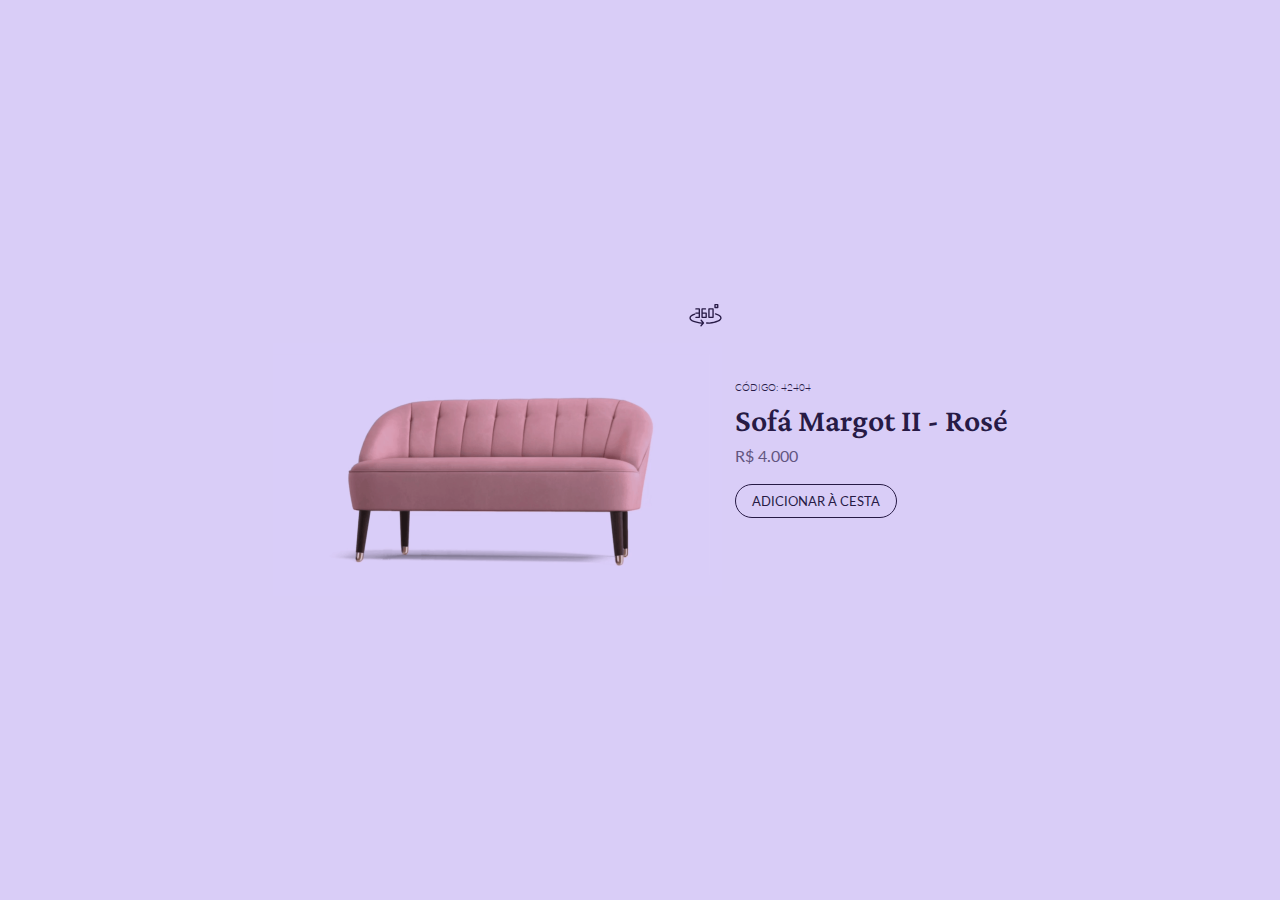
<file: 02/index.html>
<!DOCTYPE html>
<html lang="en">
<head>
    <link rel="preconnect" href="https://fonts.googleapis.com">
    <link rel="preconnect" href="https://fonts.gstatic.com" crossorigin>
    <link href="https://fonts.googleapis.com/css2?family=Crimson+Pro:wght@600&family=Lato:wght@300;400&display=swap" rel="stylesheet">
    <meta charset="UTF-8">
    <meta http-equiv="X-UA-Compatible" content="IE=edge">
    <meta name="viewport" content="width=device-width, initial-scale=1.0">
    <link rel="stylesheet" href="style.css">
    <title>Bora codar #02 - Venda de produto</title>
</head>
<body>
    <div id="app">
        <div class="product">
            <img src="assets/360.svg" class="icon-360" alt="Ícone 360">
            <img src="assets/close.svg" class="icon-close" alt="Ícone Close">
            <img src="assets/product-1.png" id="product-image" alt="Imagem do sofá Sofá Margot II - Rosé">
        </div>
        <div class="product-description">
            <div class="main">
                <div class="wrapper">
                    <p>CÓDIGO: 42404</p>
                    <h1>Sofá Margot II - Rosé</h1>
                    <h6>R$ 4.000</h6>
                </div>
                <button>ADICIONAR À CESTA</button>
            </div>
        </div>
    </div>

    <script>
        const icon360 = document.querySelector('.icon-360');
        const iconClose = document.querySelector('.icon-close');

        icon360.addEventListener("click", changeToGif);
        iconClose.addEventListener("click", changeToPng);

        function changeToGif() {

            const productImage = document.getElementById('product-image');

            productImage.src = "assets/product-1.gif";

            icon360.style.opacity = 0;
            iconClose.style.opacity = 1;
        }

        function changeToPng() {

            const productImage = document.getElementById('product-image');

            productImage.src = "assets/product-1.png";

            icon360.style.opacity = 1;
            iconClose.style.opacity = 0;
        }
    </script>
</body>
</html>
</file>
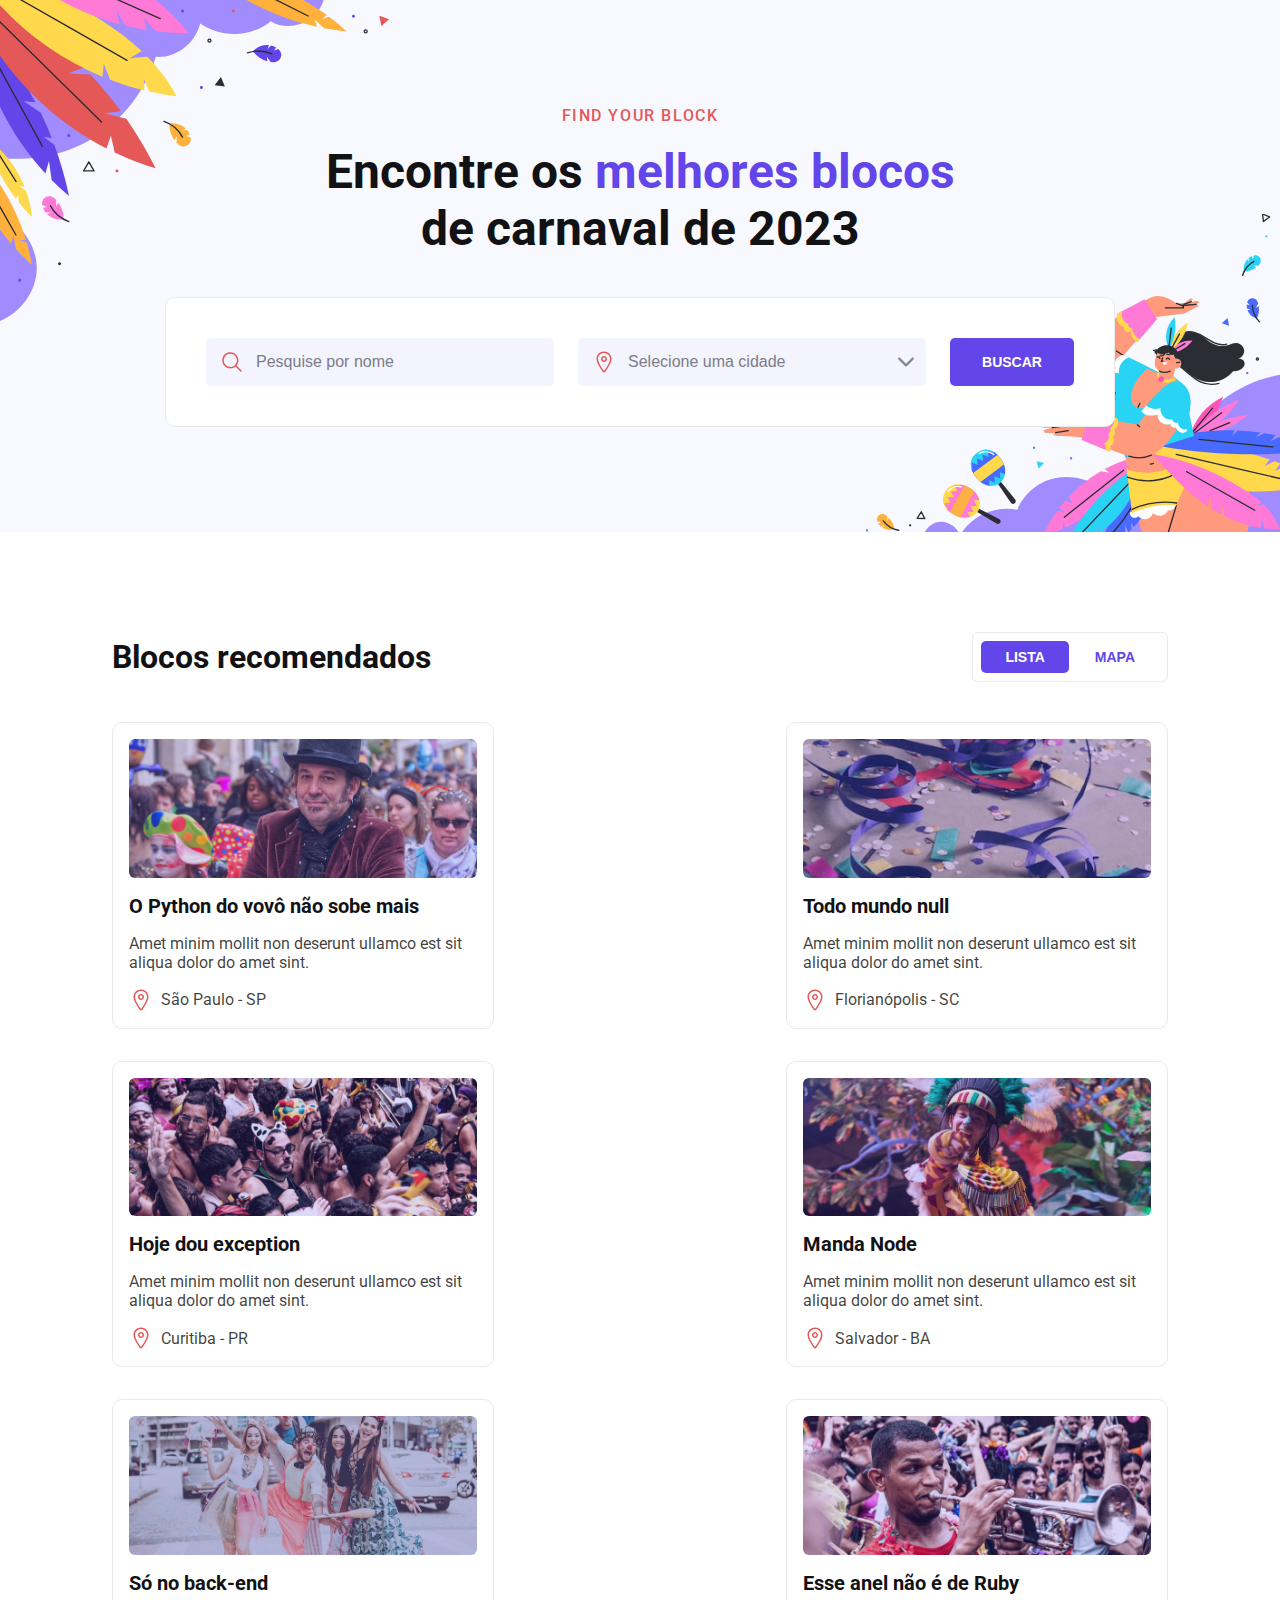
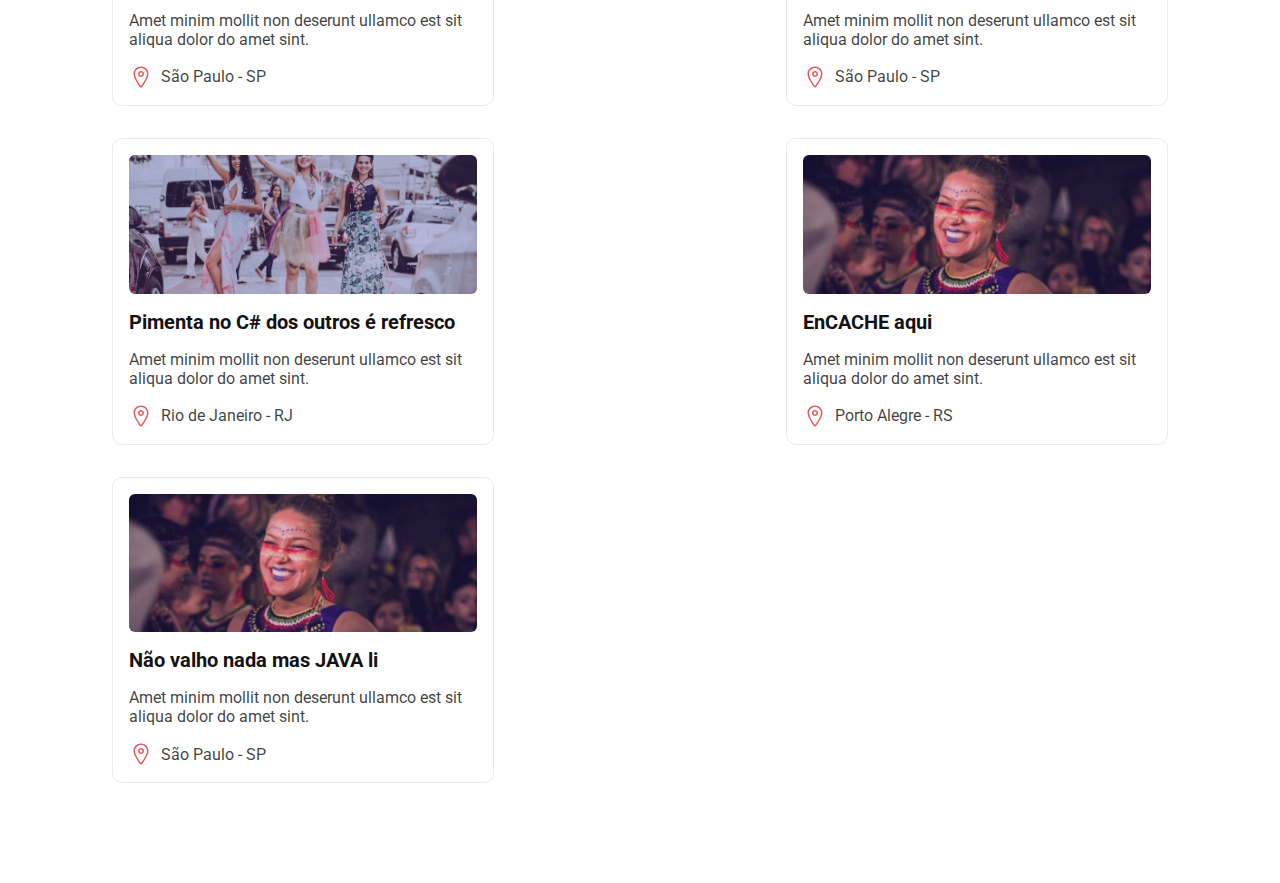
<file: 07/index.html>
<!DOCTYPE html>
<html lang="en">
<head>
    <meta charset="UTF-8">
    <meta http-equiv="X-UA-Compatible" content="IE=edge">
    <meta name="viewport" content="width=device-width, initial-scale=1.0">
    <link rel="stylesheet" href="style.css">
    <link rel="preconnect" href="https://fonts.googleapis.com">
    <link rel="preconnect" href="https://fonts.gstatic.com" crossorigin>
    <link href="https://fonts.googleapis.com/css2?family=Roboto:wght@400;500;700&display=swap" rel="stylesheet">    
    <title>Blocos de Carnaval</title>
</head>
<body>
    <section class="content">
        <img id="img-01" src="img/ilustra-01.svg" alt="Folhas de carnaval Fundo">
        <p>FIND YOUR BLOCK</p>
        <h1>Encontre os <span class="emphasis-text">melhores blocos</span> de carnaval de 2023</h1>
        <img id="img-02" src="img/ilustra-02.svg" alt="Illustração de Carnaval">
        <div id="busca">
            <div class="input-wrapper">
                <img src="img/icons/search.svg" alt="Ícone de Busca">
                <input type="search" placeholder="Pesquise por nome">
            </div>
            <div class="input-wrapper">
                <img src="img/icons/location.svg" alt="Ícone de Local">
                <input type="text" placeholder="Selecione uma cidade">
                <img src="img/icons/chevron-down.svg" alt="Arrow down">
            </div>
            <button type="submit">BUSCAR</button>
        </div>
    </section>

    <section class="list">
        <div class="header-list">
            <h3>Blocos recomendados</h3>
            <div class="button-wrapper">
                <button type="button" class="btn active">LISTA</button>
                <button type="button" class="btn">MAPA</button>
            </div>
        </div>
        <div class="content-list">
            <div class="list-item">
                <img class="overlay" src="img/overlay/img-01.png" alt="Bloco de Carnaval a python do vovô não sobe mais">
                <h4>O Python do vovô não sobe mais</h4>
                <p>Amet minim mollit non deserunt ullamco est sit aliqua dolor do amet sint.</p>
                <div class="location">
                    <img src="img/icons/location.svg" alt="Ícone de Local">
                    <p>São Paulo - SP</p>
                </div>
            </div>
            <div class="list-item">
                <img class="overlay" src="img/overlay/img-02.png" alt="Bloco de Carnaval a python do vovô não sobe mais">
                <h4>Todo mundo null</h4>
                <p>Amet minim mollit non deserunt ullamco est sit aliqua dolor do amet sint.</p>
                <div class="location">
                    <img src="img/icons/location.svg" alt="Ícone de Local">
                    <p>Florianópolis - SC</p>
                </div>
            </div>
            <div class="list-item">
                <img class="overlay" src="img/overlay/img-03.png" alt="Bloco de Carnaval a python do vovô não sobe mais">
                <h4>Hoje dou exception</h4>
                <p>Amet minim mollit non deserunt ullamco est sit aliqua dolor do amet sint.</p>
                <div class="location">
                    <img src="img/icons/location.svg" alt="Ícone de Local">
                    <p>Curitiba - PR</p>
                </div>
            </div>
            <div class="list-item">
                <img class="overlay" src="img/overlay/img-04.png" alt="Bloco de Carnaval a python do vovô não sobe mais">
                <h4>Manda Node</h4>
                <p>Amet minim mollit non deserunt ullamco est sit aliqua dolor do amet sint.</p>
                <div class="location">
                    <img src="img/icons/location.svg" alt="Ícone de Local">
                    <p>Salvador - BA</p>
                </div>
            </div>
            <div class="list-item">
                <img class="overlay" src="img/overlay/img-05.png" alt="Bloco de Carnaval a python do vovô não sobe mais">
                <h4>Só no back-end</h4>
                <p>Amet minim mollit non deserunt ullamco est sit aliqua dolor do amet sint.</p>
                <div class="location">
                    <img src="img/icons/location.svg" alt="Ícone de Local">
                    <p>São Paulo - SP</p>
                </div>
            </div>
            <div class="list-item">
                <img class="overlay" src="img/overlay/img-06.png" alt="Bloco de Carnaval a python do vovô não sobe mais">
                <h4>Esse anel não é de Ruby</h4>
                <p>Amet minim mollit non deserunt ullamco est sit aliqua dolor do amet sint.</p>
                <div class="location">
                    <img src="img/icons/location.svg" alt="Ícone de Local">
                    <p>São Paulo - SP</p>
                </div>
            </div>
            <div class="list-item">
                <img class="overlay" src="img/overlay/img-07.png" alt="Bloco de Carnaval a python do vovô não sobe mais">
                <h4>Pimenta no C# dos outros é refresco</h4>
                <p>Amet minim mollit non deserunt ullamco est sit aliqua dolor do amet sint.</p>
                <div class="location">
                    <img src="img/icons/location.svg" alt="Ícone de Local">
                    <p>Rio de Janeiro - RJ</p>
                </div>
            </div>
            <div class="list-item">
                <img class="overlay" src="img/overlay/img-09.png" alt="Bloco de Carnaval a python do vovô não sobe mais">
                <h4>EnCACHE aqui</h4>
                <p>Amet minim mollit non deserunt ullamco est sit aliqua dolor do amet sint.</p>
                <div class="location">
                    <img src="img/icons/location.svg" alt="Ícone de Local">
                    <p>Porto Alegre - RS</p>
                </div>
            </div>
            <div class="list-item">
                <img class="overlay" src="img/overlay/img-09.png" alt="Bloco de Carnaval a python do vovô não sobe mais">
                <h4>Não valho nada mas JAVA li</h4>
                <p>Amet minim mollit non deserunt ullamco est sit aliqua dolor do amet sint.</p>
                <div class="location">
                    <img src="img/icons/location.svg" alt="Ícone de Local">
                    <p>São Paulo - SP</p>
                </div>
            </div>
        </div>
    </section>
</body>
</html>
</file>
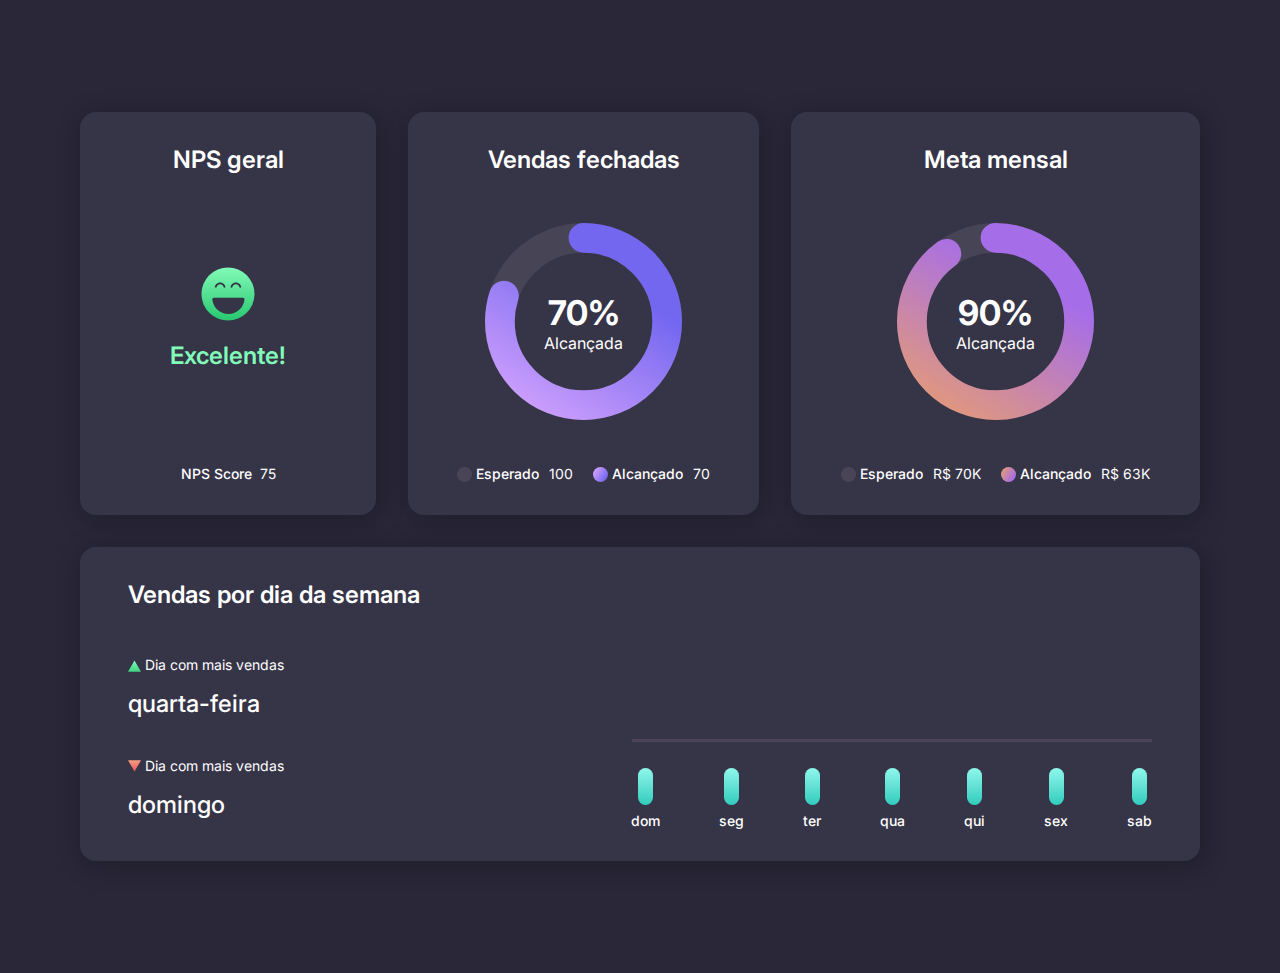
<file: 08/index.html>
<!DOCTYPE html>
<html lang="pt-br">
<head>
    <link rel="preconnect" href="https://fonts.googleapis.com">
    <link rel="preconnect" href="https://fonts.gstatic.com" crossorigin>
    <link href="https://fonts.googleapis.com/css2?family=Inter:wght@400;500;600;700&display=swap" rel="stylesheet">
    <link rel="stylesheet" href="style.css">

    <meta charset="UTF-8">
    <meta http-equiv="X-UA-Compatible" content="IE=edge">
    <meta name="viewport" content="width=device-width, initial-scale=1.0">
    <title>Dashboard</title>
</head>
<body>
    <div class="dashboard"> 
        <div class="top-dashboard">
            <div class="card">
                <h2>NPS geral</h2>
                <div class="card-content">
                    <img src="assets/smile.svg" alt="Emoji sorriso">
                    <h2>Excelente!</h2>
                </div>
                <div class="card-footer">
                    <h6>NPS Score</h6>
                    <p>75</p>
                </div>
            </div>
            <div class="card">
                <h2>Vendas fechadas</h2>     
                <div class="donut-chart">
                    <svg viewBox="0 0 232 232" style="--percentage: 80">
                        <circle cx="50%" cy="50%" r="98.5" stroke="#D9D9D9" opacity=".1"/>
                        <circle cx="50%" cy="50%" r="98.5" stroke="url(#gradient)"/>
                        <defs>
                            <linearGradient id="gradient" x1="-9" y1="82" x2="145" y2="178" gradientUnits="userSpaceOnUse">
                                <stop stop-color="#CE9FFC"></stop>
                                <stop offset="1" stop-color="#7367F0"></stop>
                            </linearGradient>
                        </defs>
                    </svg>
                    <div class="num">
                      <h1>70%</h1>
                      <p>Alcançada</p>
                    </div>
                </div>
    
                <div class="card-sales-footer">
    
                    <div class="card-sales-legend">
                        <div class="expected">
                            <div class="circle-legend expected"></div>
                            <h6>Esperado</h6>
                        </div>
                        <p>100</p>
                    </div>
    
                    <div class="card-sales-legend">
                        <div class="total">
                            <div class="circle-legend sales total"></div>
                            <h6>Alcançado</h6>
                        </div>
                        <p>70</p>
                    </div>
    
                </div>
            </div>
            <div class="card">
                <h2>Meta mensal</h2>
                <div class="donut-chart">
                    <svg viewBox="0 0 232 232" style="--percentage: 90">
                        <circle cx="50%" cy="50%" r="98.5" stroke="#D9D9D9" opacity=".1"/>
                        <circle cx="50%" cy="50%" r="98.5" stroke="url(#gradient-2)"/>
                        <defs>
                            <linearGradient id="gradient-2" x1="1.97421e-07" y1="82" x2="154" y2="178" gradientUnits="userSpaceOnUse">
                                <stop stop-color="#DF9780"/>
                                <stop offset="1" stop-color="#A66DE9"/>
                            </linearGradient>
                        </defs>
                    </svg>
                    <div class="num">
                      <h1>90%</h1>
                      <p>Alcançada</p>
                    </div>
                </div>
                <div class="card-monthly-goal-footer">
                    <div class="card-goal-legend">
                        <div class="expected">
                            <div class="circle-legend expected"></div>
                            <h6>Esperado</h6>
                        </div>
                        <p>R$ 70K</p>
                    </div>
                    <div class="card-goal-legend">
                        <div class="total">
                            <div class="circle-legend goal total"></div>
                            <h6>Alcançado</h6>
                        </div>
                        <p>R$ 63K</p>
                    </div>
                </div>
            </div>
        </div>
        <div class="bottom-dashboard">
            <div class="card">
                <div class="card-title">
                    <h2>Vendas por dia da semana</h2>
                </div>
                <div class="content">
                    <div class="content-left">
                        <div class="more-sales">
                            <div class="legend">
                                <img src="./assets/arrow-up.svg" alt="Seta para cima">
                                <p>Dia com mais vendas</p>   
                            </div>
                            <h2>quarta-feira</h2>
                        </div>
                        <div class="less-sales">
                            <div class="legend">
                                <img src="./assets/arrow-down.svg" alt="Seta para baixo">
                                <p>Dia com mais vendas</p>   
                            </div>
                            <h2>domingo</h2>
                        </div>
                    </div>
                    <div class="bar-chart">
                        <div class="line"></div>
                        <div class="chart-serie">
                            <div class="column" style="--height: 20%">
                                <span class="popover-text">20%</span>
                            </div>
                            <p>dom</p>
                        </div>
                        <div class="chart-serie">
                            <div class="column" style="--height: 60%">
                                <span class="popover-text">60%</span>
                            </div>
                            <p>seg</p>
                        </div>
                        <div class="chart-serie">
                            <div class="column" style="--height: 45%">
                                <span class="popover-text">45%</span>
                            </div>
                            <p>ter</p>
                        </div>
                        <div class="chart-serie">
                            <div class="column" style="--height: 80%">
                                <span class="popover-text">80%</span>
                            </div>
                            <p>qua</p>
                        </div>
                        <div class="chart-serie">
                            <div class="column" style="--height: 70%">
                                <span class="popover-text">70%</span>
                            </div>
                            <p>qui</p>
                        </div>
                        <div class="chart-serie">
                            <div class="column" style="--height:65%">
                                <span class="popover-text">65%</span>
                            </div>
                            <p>sex</p>
                        </div>
                        <div class="chart-serie">
                            <div class="column" style="--height:40%">
                                <span class="popover-text">40%</span>
                            </div>
                            <p>sab</p>
                        </div>
                    </div>
                </div>
            </div>
        </div>
    </div>

<script>
</script>
</body>
</html>
</file>
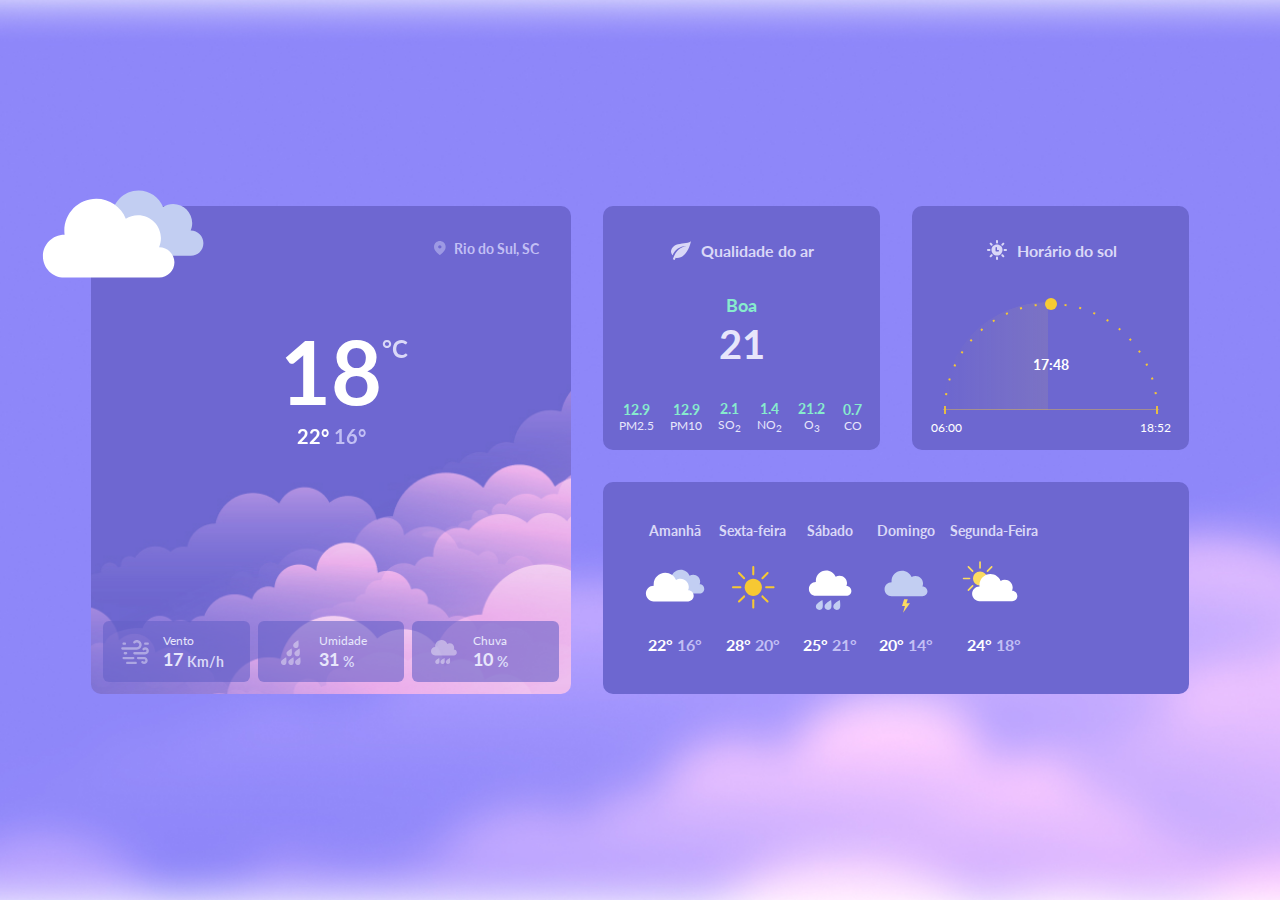
<file: 09/index.html>
<!DOCTYPE html>
<html lang="en">
<head>
  <link rel="preconnect" href="https://fonts.googleapis.com">
  <link rel="preconnect" href="https://fonts.gstatic.com" crossorigin>
  <link href="https://fonts.googleapis.com/css2?family=Lato:wght@400;700&display=swap" rel="stylesheet">
  <meta charset="UTF-8">
  <meta http-equiv="X-UA-Compatible" content="IE=edge">
  <meta name="viewport" content="width=device-width, initial-scale=1.0">
  <title>Desafio #10 Bora Codar</title>
  <link rel="stylesheet" href="style.css">
</head>
<body>
    <main>
      <section class="temperature-now">
        <div class="location">
          <img src="assets/pin-icon.svg" alt="Icon Pin">
         <span>Rio do Sul, SC</span> 
        </div>
        <div class="temp">
          <div class="number">
            <strong>18 <sup>°C</sup></strong>
            <div class="max-min">
              <span class="max">22°</span>
              <span class="min">16°</span>
            </div>
          </div>
        </div>
        <div class="statistics">
          <div class="info">
            <img src="assets/wint-icon.svg" alt="Icon Wint">
            <div class="data">
              <span>Vento</span>
              <div class="number">
                <strong>17</strong>
                <small>Km/h</small>
              </div>
            </div>
          </div>
          <div class="info">
            <img src="assets/humidity-icon.svg" alt="Icon humidity">
            <div class="data">
              <span>Umidade</span>
              <div class="number">
                <strong>31</strong>
                <small>%</small>
              </div>
            </div>
          </div>
          <div class="info">
            <img src="assets/rain-icon-sm.svg" alt="Icon Rain">
            <div class="data">
              <span>Chuva</span>
              <div class="number">
                <strong>10</strong>
                <small>%</small>
              </div>
            </div>
          </div>
        </div>
      </section>
      <section class="air-quality">
        <div class="title">
          <img src="assets/leaf-icon.svg" alt="Leaf Icon">
          <h2>Qualidade do ar</h2>
        </div>
        <div class="quality">
          <span>Boa</span>
          <strong>21</strong>
        </div>
        <div class="footer">
          <div class="level">
            <strong>12.9</strong>
            <span>PM2.5</span>
          </div>
          <div class="level">
            <strong>12.9</strong>
            <span>PM10</span>
          </div>
          <div class="level">
            <strong>2.1</strong>
            <span>SO<sub>2</sub></span>
          </div>
          <div class="level">
            <strong>1.4</strong>
            <span>NO<sub>2</sub></span>
          </div>
          <div class="level">
            <strong>21.2</strong>
            <span>O<sub>3</sub></span>
          </div>
          <div class="level">
            <strong>0.7</strong>
            <span>CO</span>
          </div>
        </div>
      </section>
      <section class="sun-time">
        <div class="title">
          <img src="assets/time-icon.svg" alt="Ícone de um sol com relógio">
          <h2>Horário do sol</h2>
        </div>
        <div class="sun-chart-wrapper">
          <div class="sun-chart">
            <div class="chart">
              <img src="assets/chart.svg" alt="Gráfico do sol">
            </div>
            <time class="now">17:48</time>
          </div>
        </div>
        <div class="time">  
          <time class="sunrise">06:00</time>
          <time class="sunset">18:52</time>
        </div>
      </section>
      <section class="week-weather">
        <div class="day-week">
          <h2>Amanhã</h2>
          <img src="assets/double-clouds.svg" id="double-clouds" alt="Imagem de duas nuvens">
          <div class="max-min">
            <span class="max">22°</span>
            <span class="min">16°</span>
          </div>
        </div>
        <div class="day-week">
          <h2>Sexta-feira</h2>
          <img src="assets/sun-icon.svg" alt="Ícone de sol">
          <div class="max-min">
            <span class="max">28°</span>
            <span class="min">20°</span>
          </div>
        </div>
        <div class="day-week">
          <h2>Sábado</h2>
          <img src="assets/rain-icon.svg" alt="Ícone de nuvem com chuva">
          <div class="max-min">
            <span class="max">25°</span>
            <span class="min">21°</span>
          </div>
        </div>
        <div class="day-week">
          <h2>Domingo</h2>
          <img src="assets/storm-icon.svg" alt="Ícone nuvem com raio">
          <div class="max-min">
            <span class="max">20°</span>
            <span class="min">14°</span>
          </div>
        </div>
        <div class="day-week">
          <h2>Segunda-Feira</h2>
          <img src="assets/cloudy-icon.svg" alt="Ícone nuvem com sol">
          <div class="max-min">
            <span class="max">24°</span>
            <span class="min">18°</span>
          </div>
        </div>
      </section>
    </main>
</body>
</html>
</file>
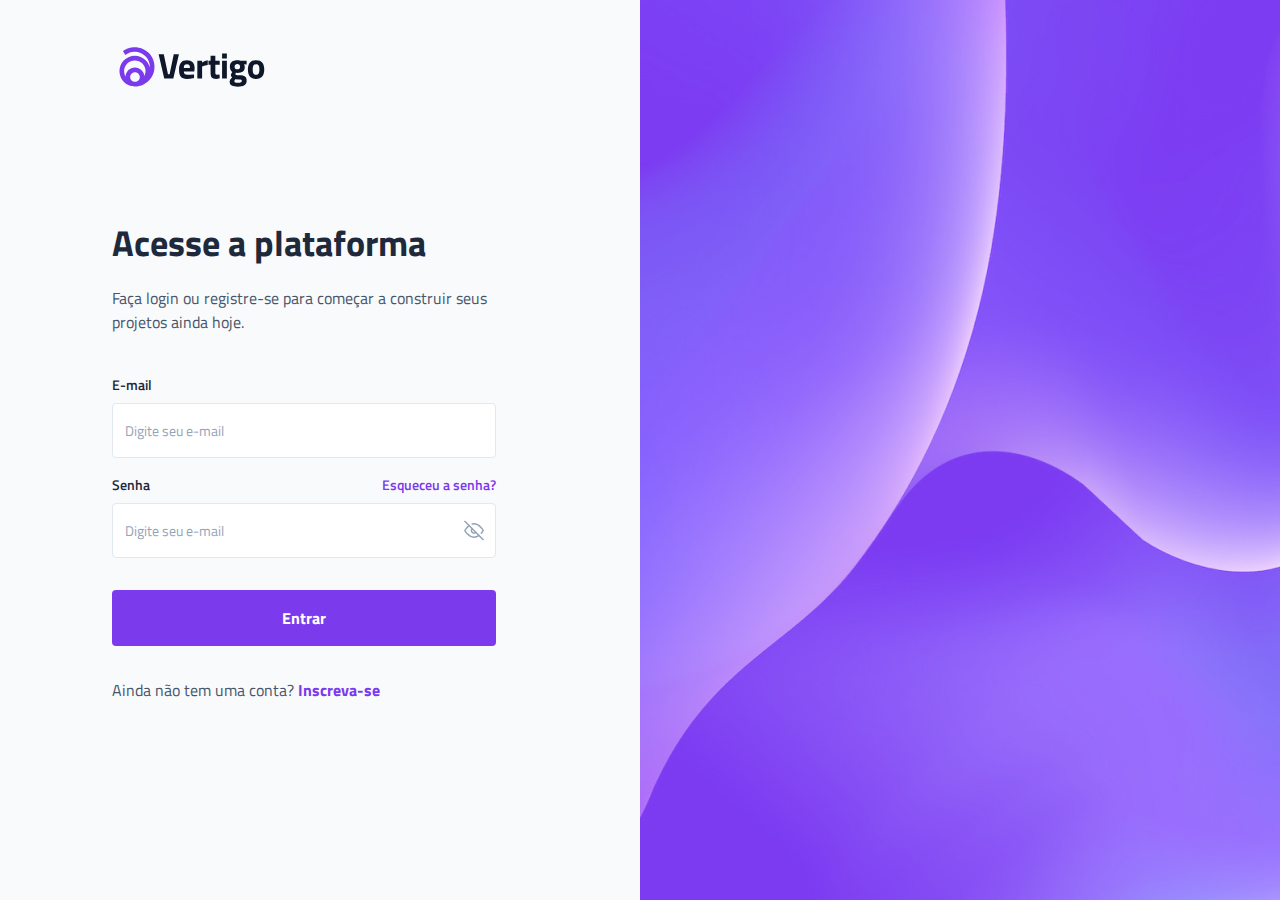
<file: 11/index.html>
<!DOCTYPE html>
<html lang="en">
<head>
  <link rel="preconnect" href="https://fonts.googleapis.com">
  <link rel="preconnect" href="https://fonts.gstatic.com" crossorigin>
  <link href="https://fonts.googleapis.com/css2?family=Titillium+Web:wght@400;600;700&display=swap" rel="stylesheet">
  <meta charset="UTF-8">
  <meta http-equiv="X-UA-Compatible" content="IE=edge">
  <meta name="viewport" content="width=device-width, initial-scale=1.0">
  <link rel="stylesheet" href="style.css">
  <title>Desafio 11 - #boracodar</title>
</head>
<body>
  <div class="main">
    <div class="login">
      <img src="assets/logo.svg" alt="Logo Vertigo">
      <div class="login-wrapper">
        <div class="login-header">  
          <h1>Acesse a plataforma</h1>
          <p>Faça login ou registre-se para começar a construir seus projetos ainda hoje.</p>  
        </div>
        <div class="login-form">
          <div class="input-group">
            <div class="input-wrapper">
              <label  for= "email">E-mail</label>
              <input id="email" type="text" placeholder="Digite seu e-mail">
              <small id="error-message">Digite um e-mail válido</small>
            </div>
            <div class="input-wrapper">
              <div class="password-header">
                <label for="password">Senha</label>
                <a href="">Esqueceu a senha?</a>
              </div>
              <input type="password" placeholder="Digite seu e-mail" id="input-password">
              <img id="olho-off" src="assets/icon-eye-off.svg" alt="Ícone olho cortado" class="eye" onclick="handleEye('olho-off', 'olho-on')">
              <img id="olho-on" src="assets/icon-eye-on.svg" alt="Ícone olho" class="eye d-none" onclick="handleEye('olho-on', 'olho-off')">
            </div>
          </div>

          <button type="submit" onclick="validate();">Entrar</button>
          <span>
            Ainda não tem uma conta? <a href="#">Inscreva-se</a> 
          </span>
        </div>
        
      </div>
    </div>
    <div class="image"></div>
  </div>

  <script src="script.js"></script>
</body>
</html>
</file>
<file: 07/style.css>
* {
  margin: 0;
  padding: 0;
  box-sizing: border-box;
  -webkit-font-smoothing: antialiased;
  -moz-osx-font-smootyhing: grayscale;
  scroll-behavior: smooth;
}

:root {
  font-size: 62.5%;
}

body {
    font-family: 'Roboto', sans-serif;
    overflow-x: hidden;
    margin-bottom: 10rem;
}


.content {
    width: 100vw;
    height: 53.2rem;
    background-color: #F8F8FF;
    display: flex;
    align-items: center;
    justify-content: center;
    flex-direction: column;
    position: relative;
}

#img-01 {
    position: absolute;
    top: 0;
    left: 0;
    max-width: 80%;
}

#img-02 {
    position: absolute;
    right: 0;
    bottom: 0;
    max-width: 80%;
}

.content h1 {
    color: #121214;
    font-weight: 700;
    font-size: 4.8rem;
    max-width: 64rem;
    text-align: center;
    margin-top: 1.8rem;
    z-index: 1;
}

.content p {
    font-size: 1.6rem;
    color: #E45858;
    letter-spacing: 0.1em;
    font-weight: 500;
    z-index: 1;
}

.emphasis-text {
    color: #6246EA;
}

#busca {
    padding: 4rem;
    background-color: #ffffff;
    border: 1px solid #EAEAEA;
    display: flex;
    align-items: center;
    justify-content: center;
    gap: 2.4rem;
    border-radius: 1rem;
    margin-top: 4rem;
    z-index: 1;
}

#busca .input-wrapper {
    display: flex;
    align-items: center;
    background-color: #F4F4FF;
    padding: 1.2rem 0.8rem 1.2rem 1.4rem;
    width: 34.8rem;
    gap: 1.2rem;
    border-radius: 0.5rem;
}

#busca input, select {
    border: none !important;
    background-color: transparent;
    width: 100%;
    font-weight: 400;
    font-size: 1.6rem;
}

#busca input:focus {
    outline: none;
}

#busca input::placeholder {
    color: #7C7C8A;
}

#busca button {
    background-color: #6246EA;
    color: #fff;
    padding: 1.2rem 3.2rem;
    border-radius: 0.5rem;
    border: none;
    font-size: 1.4rem;
    font-weight: 700;
    cursor: pointer;
    line-height: 2.4rem;
}

.list {
    padding-left: 11.2rem;
    padding-right: 11.2rem;
}

.list .header-list {
    margin-top: 10rem;
    display: flex;
    align-items: center;
    justify-content: space-between;
}
.list .header-list h3{
    color: #121214;
    font-size: 3.2rem;
    font-weight: 700;
}

.list .header-list .button-wrapper{
    border: 0.1px solid #EAEAEA;
    padding: 0.8rem;
    border-radius: 0.6rem;
}

.list .header-list .btn {
    border: none;
    font-weight: 700;
    font-size: 1.4rem;
    line-height: 2.4rem;
    padding: 0.4rem 2.4rem;
    border-radius: 0.5rem;
    cursor: pointer;
}

.list .header-list .btn.active{
    background-color: #6246EA;
    color: #FFFFFF;
    
}

.btn:not(.active) {
    color: #6246EA;
    background-color: transparent;
}

.content-list {
    margin-top: 4rem;
    display: flex;
    align-items: center;
    flex-wrap: wrap;
    justify-content: space-between;
    gap: 3.2rem;
}

.content-list .list-item {
    display: flex;
    flex-direction: column;
    gap: 1.6rem;
    border: 1px solid #EAEAEA;
    padding: 1.6rem;
    border-radius: 1rem;
    overflow: hidden;
    max-width: 38.2rem;
}

.content-list .list-item .overlay {
   border-radius: 0.6rem;
}

.content-list .list-item h4 {
  color: #121214;
  font-size: 2rem;
  font-weight: 700;
}

.content-list .list-item p {
  color: rgba(0, 0, 0, 0.75);
  font-size: 1.6rem;
  font-weight: 400;
}

.content-list .list-item .location {
  display: flex;
  flex-direction: row;
  align-items: center;
  gap: 0.8rem;
}

.content-list .list-item .location {
  display: flex;
  flex-direction: row;
  align-items: center;
  gap: 0.8rem;
}
</file>
<file: 02/style.css>
/* Reset */
* {
    margin: 0;
    padding: 0;
    box-sizing: border-box;
    -webkit-font-smoothing: antialiased;
    -moz-osx-font-smootyhing: grayscale;
    scroll-behavior: smooth;
    font-family: 'Crimson Pro', serif;
    font-family: 'Lato', sans-serif;
}
  
:root {
    font-size: 62.5%;
}

body {
    background-color: #D9CDF7;
    font-size: 1.6rem;
}

p, h6, button {
    font-family: 'Lato';
}

#app {
    height: 100vh;
    display: flex;
    align-items: center;
    justify-content: center;
    gap: 1.3rem;
}

@media only screen and (min-width: 320px) and (max-width: 768px) {
    #app {
        flex-direction: column;
    }

    .product-description {
        height: fit-content !important;
    }

    .product {
        position:relative;
    }

    .product .icon-360, .icon-close {
        position: absolute;
        top: 0;
        right: 4rem;
    }

}

#app h1 {
    font-family: 'Crimson Pro';
    font-weight: 600;
    font-size: 3.2rem;
    line-height: 100%;
    color: #271A45;
}



#app h6 {

    font-weight: 400;
    font-size: 1.6rem;
    line-height: 100%;
    color: #625580;
}

.product {
    display: flex;
    flex-direction: column;
    align-items: flex-end;
}

.product #product-image {
    width: 44.9rem;
    height: 25.26rem;
}

.product .icon-close, .icon-360 {
    cursor: pointer;
}

.product .icon-close {
    opacity: 0;
}

.product .icon-360 {
    width: 3.3rem;
    height: 2.247rem;
    justify-content: flex-end;
}

.product-description .main {
    display: flex;
    flex-direction: column;
    gap: 2rem;
}
.product-description {
    height: 100vh;
    display: flex;
    flex-direction: column;
    align-items: flex-start;
    justify-content: center;
}

.product-description .wrapper {
    display: flex;
    flex-direction: column;
    align-items: flex-start;
    justify-content: center;
    gap: 1.2rem;
}   

.product-description .wrapper p {
    font-weight: 300;
    font-size: 1rem;
    line-height: 100%;
    color: #271A45;
}

.product-description button {
    display: block;
    width: fit-content;
    padding: 0.8rem 1.6rem;
    background-color: transparent;
    border: 0.5px solid #271A45;
    border-radius: 99.9rem;
    cursor: pointer;
    color: #271A45;
    transition: all .5s ease;
}

.product-description button:hover {
    background-color: #271A45;
    color: #FFFFFF;
}
</file>
<file: 08/style.css>
/* Reset */
* {
    margin: 0;
    padding: 0;
    box-sizing: border-box;
    -webkit-font-smoothing: antialiased;
    -moz-osx-font-smootyhing: grayscale;
    scroll-behavior: smooth;
    font-family: 'Inter';
}
  
:root {
    font-size: 62.5%;
}

body {
    background-color: #292738;
    font-size: 1.6rem;
}
h1 {
   color: #FFFFFF;
   font-size: 3.4rem;
   line-height: 160%;
}
h2 {
   color: #FFFFFF;
   font-weight: 600;
   font-size: 2.4rem;
   line-height: 160%;
}

h6 {
   color: #FFFFFF;
   font-weight: 500;
   font-size: 1.4rem;
   line-height: 160%;
}

p {
   color: #FFFFFF;
   font-weight: 400;
   font-size: 1.4rem;
   line-height: 160%;
}

.dashboard {
  display: flex;
  flex-direction: column;
  margin: 11.2rem auto;
  max-width: 112rem;
  gap: 3.2rem;
}

.card {
  background-color: #363447;
  display: flex;
  flex-direction: column;
  align-items: center;
  padding: 2.9rem 4.8rem;
  gap: 3.2rem;
  box-shadow: 3px 4px 26px rgba(0, 0, 0, 0.25);
  border-radius: 16px;
}

.top-dashboard {
    display: grid;
    grid-template-columns: 29.6rem 35.1rem 1fr;
    gap: 3.2rem;
    max-width: 112rem;
}

.top-dashboard .card {
  justify-content: space-between;
}

.top-dashboard .card .card-content {
    display: flex;
    flex-direction: column;
    align-items: center;
    justify-content: center;
    gap: 1.6rem;
    padding: 4.45rem 0;
}
.top-dashboard .card .card-content img {
   width: 5.4rem;
   height: 5.4rem;
}

.top-dashboard .card .card-content h2 {
   color: #81FBB8;
}

.top-dashboard .card .card-footer {
   display: flex;
   gap: 0.8rem;
   align-items: center;
}

.donut-chart
{
  width:220px;
  height:220px;
  display: flex;
  flex-direction: column;
  align-items: center;
  justify-content: center;
}
.donut-chart svg {
  width: 197px;
  height: 197px;
  transform: rotate(-90deg);

  --dash: 618; /* circunferencia */
  --donut-chartage: 75;
}

.donut-chart svg circle {
  fill: none;
  stroke-width: 35;
  stroke-dasharray: var(--dash);
  stroke-dashoffset: var(--dash);
}

.donut-chart svg circle:nth-child(1) {
  stroke-dashoffset: 0;
}
.donut-chart svg circle:nth-child(2) {
  stroke-dashoffset: calc(var(--dash) - (var(--dash) * var(--percentage)) / 100);
  stroke-linecap: round;
  animation: Progress 1s ease-in-out;
}

@keyframes Progress {
  0% {
    stroke-dasharray: var(--dash);
    stroke-dashoffset: var(--dash);
  }
}
 .donut-chart .num {
  display:flex;
  justify-content:center;
  align-items:center;
  position:absolute;
  flex-direction: column;
  position: absolute;
  margin: auto;
}

.donut-chart .num p {
  font-size: 1.6rem !important;
  font-weight: 400;
  margin-top: -1rem;
}
.text {
  padding: 10px 0 0;
  color:#999;
  font-weight:700;
  letter-spacing:1px;
}

.card-sales-footer {
  display: flex;
  align-items: center;
  justify-content: center;
  gap: 2rem;
}

.card-sales-legend {
  display: flex;
  align-items: center;
  gap: 1rem;
}

.card-sales-legend .expected, .total {
  display: flex;
  align-items: center;
  gap: .4rem;
}

.circle-legend {
  width: 1.5rem;
  height: 1.5rem;
  border-radius: 50%;
}

.circle-legend.expected {
  background-color: #4A4556; 
}

.circle-legend.sales.total{
 background: linear-gradient(121.94deg, #CE9FFC 15.98%, #7367F0 82.85%);
}

.card-monthly-goal-footer {
  display: flex;
  align-items: center;
  justify-content: center;
  gap: 2rem;
}

.card-goal-legend {
  display: flex;
  align-items: center;
  gap: 1rem;
}

.card-goal-legend .expected, .total {
  display: flex;
  align-items: center;
  gap: .4rem;
}

.circle-legend {
  width: 1.5rem;
  height: 1.5rem;
  border-radius: 50%;
}

.circle-legend.expected {
  background-color: #4A4556; 
}

.circle-legend.goal.total{
  background: linear-gradient(121.94deg, #DF9780 15.98%, #A66DE9 82.85%);
 }

 .bottom-dashboard {
  display: grid;
  grid-template-columns: 3fr;
  gap: 3.2rem;
}

.bottom-dashboard .card {
  align-items: flex-start;
}

.bottom-dashboard .card .content {
  display: flex;
  width: 100%;
  align-items: center;
  justify-content: space-between;
  gap: 3.2rem;
}

.bottom-dashboard .card .content .content-left{
  display: flex;
  align-items: center;
  flex-direction: column;
  gap: 3.2rem;
}

.bottom-dashboard .card .content .content-left h2{
  font-weight: 500;
}

.bottom-dashboard .card .content .content-left .more-sales, .less-sales {
  display: flex;
  align-items: flex-start;
  flex-direction: column;
  gap: .8rem;
}

.bottom-dashboard .card .content .content-left .more-sales .legend {
  display: flex;
  align-items: center;
  gap: .4rem;
}

.bottom-dashboard .card .content .content-left .less-sales .legend {
  display: flex;
  align-items: center;
  gap: .4rem;
}


.bar-chart {
  max-width: 52.3rem;
  height: 18.6rem;
  display: flex;
  flex-direction: row;
  gap: 5.9rem;
  position: relative;
}

.bar-chart .line {
  width: 100%;
  height: .3rem;
  border-radius: 999px;
  background-color: #4A4556;
  position: absolute;
  left: 50%;
  top: 50%;
  transform: translate(-50%);
}


.bar-chart .chart-serie {
  display: flex;
  flex-direction: column;
  align-items: center;
  justify-content: flex-end;
  gap: .5rem;
  height: 100% !important;
}

.bar-chart .chart-serie .column {
  width: 1.5rem;
  height: 20%;
  border-radius: 999rem;
  background: linear-gradient(180deg, #90F7EC 0%, #32CCBC 100%);
  transform-origin: bottom top;
  animation: toUp 500ms linear forwards;
  position: relative;
  cursor: pointer;
}

.popover-text {
  position: absolute;
  top: 50%;
  left: 60%;
  transform: translateY(-50%);
  padding: 0.5rem;
  background-color: #1b1a25;
  color: #fff;
  border-radius: 0.25rem;
  opacity: 0;
  visibility: hidden;
  transition: opacity 0.1s ease-in-out, visibility 0.3s ease-in-out;
}

.popover-text::before {
  content: "";
  position: absolute;
  bottom: 35%;
  left: -10%;
  transform: translateX(-50%) rotate(90deg);
  border: 0.5rem solid transparent;
  border-top-color: #000;
  z-index: 0;
}

.bar-chart .chart-serie .column:hover .popover-text {
  opacity: 1;
  visibility: visible;
}

.bar-chart p {
  font-weight: 500;
}

@keyframes toUp {
  0% {
    height: 0%;
  }

  100% {
    height: var(--height);
  }
}

/* Media Queries */

@media (max-width: 1024px) {
  :root {
    font-size: 50%;
  }
}

@media only screen and (min-width: 601px) and (max-width: 870px) {
  .dashboard {
    margin: 11.2rem 3.2rem;
  }
  .card {
    max-height:45rem;
  }
  .top-dashboard {
    display: grid;
    grid-template-columns: 1fr 1fr;
    grid-template-rows: 1fr;
  }
  .top-dashboard .card:nth-child(3) {
    grid-column: span 2;
  }
  .bottom-dashboard {
    grid-template-columns: 1fr;
    align-items: center;
    justify-content: center;
    gap: 4.0rem;
  }
  .bottom-dashboard .card {
    align-items: center;
  }
  .bottom-dashboard .card .content .bar-chart {
    gap: 5.9rem;
  }
  .bottom-dashboard .card .content {
    flex-direction: column;
    align-items: center;
  }
  .bottom-dashboard .card .content .content-left{
    flex-direction: row;
    gap: 4rem;
  }
  .bottom-dashboard .card .content .content-left .more-sales, .less-sales{
    align-items: center;
  }
}

@media only screen and (min-width: 501px) and (max-width: 600px) {
  .dashboard {
    margin: 11.2rem 3.2rem;
  }
  .card {
    max-height:45rem;
  }
  .top-dashboard {
    display: grid;
    grid-template-columns: 1fr;
    gap: 3.2rem;
    max-width: 112rem;
  }
  .bottom-dashboard {
    grid-template-columns: 1fr;
    align-items: center;
    justify-content: center;
    gap: 4.0rem;
  }
  .bottom-dashboard .card {
    align-items: center;
  }
  .bottom-dashboard .card .content .bar-chart {
    gap: 2.4rem;
  }
  .bottom-dashboard .card .content {
    flex-direction: column;
    align-items: center;
  }
  .bottom-dashboard .card .content .content-left{
    flex-direction: row;
    gap: 4rem;
  }
  .bottom-dashboard .card .content .content-left .more-sales, .less-sales{
    align-items: center;
  }
}

@media (max-width: 500px) {
  .dashboard {
    margin: 11.2rem 3.2rem;
  }
  .card {
    max-height:45rem;
  }
  .top-dashboard {
    display: grid;
    grid-template-columns: 1fr;
    gap: 3.2rem;
    max-width: 112rem;
  }
  .bottom-dashboard {
    grid-template-columns: 1fr;
    align-items: center;
    justify-content: center;
    gap: 4.0rem;
  }
  .bottom-dashboard .card {
  align-items: center;
  }
  .bottom-dashboard .card .content .bar-chart {
    gap: 2.4rem;
  }
  .bottom-dashboard .card .content {
    flex-direction: column;
    align-items: center;
  }
  .bottom-dashboard .card .content .content-left{
    flex-direction: row;
    gap: 4rem;
  }
  .bottom-dashboard .card .content .content-left .more-sales, .less-sales{
    align-items: center;
  }
}
</file>
<file: 09/style.css>
/* Reset */
* {
  margin: 0;
  padding: 0;
  box-sizing: border-box;
  -webkit-font-smoothing: antialiased;
  -moz-osx-font-smootyhing: grayscale;
  scroll-behavior: smooth;
  font-family: 'Lato', sans-serif;
}

:root {
  font-size: 62.5%;
}

body {
  font-size: 1.6rem;
}

main {
  background: url('./assets/background.jpg') no-repeat center/cover;
  min-height: 100vh; /* Define a altura do body para 100% da altura da tela */
  display: grid;
  place-content: center;
  grid-template-rows: max-content max-content max-content max-content;
  gap: 3.2rem;

  padding: 6.4rem;
}

section {
  background-color: #6D67D0;
  backdrop-filter: blur(1rem);
  border-radius: 1rem;
}

main .temperature-now {
  background: url('./assets/bg-temperature-now.jpg') no-repeat center/cover;
  position: relative;
  display: grid;
  grid-template-rows: max-content 1fr max-content;
}

.temperature-now::before {
  content: "";
  width: 17.6rem;
  height: 17.6rem;
  background: url('assets/double-clouds.svg') no-repeat;
  position: absolute;
  top: -5.6rem;
  left: -5.6rem;
}

.temperature-now .location {
  justify-self: end;
  padding: 3.2rem 3.2rem 0; 
  display: flex;
  align-items: center;
  gap: .4rem;
}

.temperature-now .location span {
  font-weight: 700;
  font-size: 1.4rem;
  color: #C2BFF4;
}

.temperature-now .temp {
  margin: 6rem;
}

.temperature-now .temp .number {
  display: flex;
  flex-direction: column;
  align-items: center;
  position: relative;
}

.temperature-now .temp .number strong{
  font-size: 8.8rem;
  font-weight: 700;
  color: #FFFFFF;
}

.temperature-now .temp .number sup{
  font-size: 2.4rem;
  font-weight: 700;
  color: #DAD8F7;
  position: absolute;
  top: 1.6rem;
}

.temperature-now .temp .number .max-min {
  font-size: 2rem;
  font-weight: 700;
}

.temperature-now .temp .number .max-min .max{
  color: #FFFFFF;
}

.temperature-now .temp .number .max-min .min{
  color: #C2BFF4;
}

.temperature-now .statistics {
  display: flex;
  align-items: center;
  gap: .8rem;
  padding: 1.2rem;
}

.temperature-now .statistics .info{
  background: rgba(102, 96, 200, 0.6);
  padding: 1.2rem 1.6rem;
  border-radius: .6rem;
  display: flex;
  align-items: center;
  gap: 1.2rem;
  flex: 1;
}

.temperature-now .statistics .info .data {
  display: flex;
  flex-direction: column;
}

.temperature-now .statistics .info .data span {
  color: #E7E6FB;
  font-weight: 400;
  font-size: 1.2rem;
}

.temperature-now .statistics .info .data .number {
  display: flex;
  gap: .4rem;
  align-items: flex-end;
}

.temperature-now .statistics .info .data .number strong {
  font-weight: 700;
  font-size: 1.8rem;
  color: #E7E6FB;
}

.temperature-now .statistics .info .data .number small {
  font-weight: 700;
  font-size: 1.4rem;
  color: #DAD8F7;
}

.air-quality {
  display: flex;
  flex-direction: column;
  gap: 3.2rem;
  padding: 3.2rem 1.6rem 1.6rem 1.6rem;
}

.air-quality .title{
  display: flex;
  align-items: center;
  justify-content: center;
  gap: .8rem;
}

.air-quality .title h2{
  font-weight: 700;
  font-size: 1.6rem;
  color: #DAD8F7;
}

.air-quality .quality {
  display: flex;
  flex-direction: column;
  align-items: center;
  gap: .4rem;
}

.air-quality .quality span {
  font-weight: 700;
  font-size: 1.8rem;
  color: #87EBCD;
}

.air-quality .quality strong {
  font-weight: 700;
  font-size: 4rem;
  color: #E7E6FB;
}

.air-quality .footer {
  display: flex;
  align-items: center;
  gap: 1.6rem;
}

.air-quality .footer .level {
  display: flex;
  flex-direction: column;
  align-items: center;
  flex: 1;
}
.air-quality .footer .level strong {
  font-weight: 700;
  font-size: 1.4rem;
  color: #87EBCD;
}

.air-quality .footer .level span {
  font-weight: 400;
  font-size: 1.2rem;
  color: #E7E6FB;
}

.sun-time {
  padding: 3.2rem 1.6rem 1.6rem 1.6rem;
}

.sun-time .title{
  display: flex;
  align-items: center;
  justify-content: center;
  gap: .8rem;
}

.sun-time .title h2{
  font-weight: 700;
  font-size: 1.6rem;
  color: #DAD8F7;
}

.sun-chart-wrapper {
  margin-top: 4rem;
  height: 11rem;
  position: relative;
}

.sun-chart {
  --pos-x: 50;
  width: 21.6rem;
  height: 21.6rem;
  margin: auto;
  position: relative;
}

.sun-chart::before {
  content: "";
  width: 1.2rem;
  height: 1.2rem;
  position: absolute;
  background-color: #F6CB33;
  border-radius: 50%;
  top: 50%;
  left: 50%;
  margin: -0.6rem;

  transform: rotate(calc(1deg * ( ((100 - var(--pos-x)) /-100)* 180))) translate(10.6rem);
}
.chart {
  width: 21.6rem;
  height: 10.8rem;
  overflow: hidden;
}

.chart::before {
  content: "";
  width: 20.9rem;
  height: 20.9rem;

  display: block;
  border-radius: 50%;
  background: linear-gradient(180deg,
   rgba(251, 219, 96, 0.2) 0%,
   rgba(251, 219, 96, 0) 101.89%);

  --mask: linear-gradient(0deg, white 50%, transparent 0%);
  mask: var(--mask);
  -webkit-mask: var(--mask);

  rotate: calc(1.8deg * var(--pos-x));
}

.chart img {
  position: absolute;
  top: 0;
  left: -1;
}

time.now {
  position: absolute;
  top: 25%;
  left: 50%;
  transform: translate(-50%);
  color: #FFFFFF;
  font-size: 1.4rem;
  font-weight: 700;
}

.time {
  font-size: 1.2rem;
  color: #FFFFFF;
  display: flex;
  align-items: center;
  justify-content: space-between;
  max-width: 24rem;
  margin: .8rem auto 0;
}

.week-weather {
  padding: 4rem;
  display: flex;
  align-items: center;
  gap: 1.2rem;
}
.week-weather .day-week #double-clouds {
  width: 6.4rem;
  height: 6.4rem;
}

.week-weather .day-week {
  display: flex;
  flex-direction: column;
  gap: 1.6rem;
  align-items: center;
}

.week-weather .day-week h2 {
  font-weight: 700;
  font-size: 1.4rem;
  color: #DAD8F7;
}

.week-weather .day-week .max-min {
  display: flex;
  align-items: center;
  gap: .4rem;
  font-weight: 700;
  font-size: 1.6rem;
}

.week-weather .day-week .max-min .max {
  color: #FFFFFF;
}

.week-weather .day-week .max-min .min {
  color: #C2BFF4;
}

/* Media queries */

@media (min-width: 1200px) {
  main {
    grid-template-columns: 48rem 27.7rem 27.7rem;
    grid-template-rows: 24.4rem 21.2rem;
  }

  .temperature-now {
    grid-row: 1/3;
  }
  .week-weather {
    grid-column: 2/4;
  }
}
</file>
<file: 11/style.css>
/* Reset */
* {
  margin: 0;
  padding: 0;
  box-sizing: border-box;
  -webkit-font-smoothing: antialiased;
  -moz-osx-font-smootyhing: grayscale;
  scroll-behavior: smooth;
  font-family: 'Titillium Web', sans-serif;
}

:root {
  font-size: 62.5%;
}

body {
  font-size: 1.6rem;
}

a {
  text-decoration: none;
}

a:hover {
  text-decoration: underline;
}

.main {
  height: 100vh;
  background-color: #F8FAFC;
  margin: auto;
  display: grid;
  grid-template-columns: 1fr;
  place-items: center;
}

.image {
  display: none;
  height: 100vh;
  background: url('assets/bg.jpg') no-repeat;
  background-size: cover;
}

.login {
  margin: 4rem 11.2rem;
}

.login-wrapper {
  margin-top: 11.5rem;
  display: flex;
  flex-direction: column;
  gap: 4rem;
  max-width: 38.4rem;
}

.login-wrapper .login-header h1{
  font-weight: 700;
  font-size: 3.6rem;
  line-height: 5.5rem;
  color: #1E293B;
}

.login-wrapper .login-header p {
  margin-top: 1.6rem;
  font-weight: 400;
  font-size: 1.6rem;
  line-height: 2.4rem;
  color: #475569;
}

.login-form {
  display: flex;
  flex-direction: column;
  gap: 3.2rem;
}

.input-group {
  display: flex;
  flex-direction: column;
  gap: 1.6rem;
}

.input-group .input-wrapper {
  display: flex;
  flex-direction: column;
  gap: .8rem;
  position: relative;
}

.input-group .input-wrapper label{
  font-weight: 600;
  font-size: 1.4rem;
  line-height: 2.1rem;
  color: #1E293B;
}

.input-group .input-wrapper input{
  padding: 1.6rem 1.2rem;
  background: #FFFFFF;
  border: 1px solid #E2E8F0;
  border-radius: 0.4rem;
  font-weight: 400;
  font-size: 1.4rem;
  color: #1E293B;
  transition: .4s ease;
}
 
.input-group .input-wrapper small{
  font-weight: 400;
  font-size: 1.4rem;
  line-height: 2.1rem;
  color: #ED3A5A;
  display: none;
}

.input-group .input-wrapper img{
  position: absolute;
  right: 1.2rem;
  top: 4.6rem;
  cursor: pointer;
}

.input-group .input-wrapper img.d-none {
  display: none;
}

.input-group .input-wrapper input:hover {
  border: 1px solid #7C3AED;
}

.input-group .input-wrapper input:focus{
  border: 1px solid #7C3AED;
  outline: none;
}

.input-group .input-wrapper input::placeholder {
  color: #94A3B8; 
}

.input-group .input-wrapper .password-header {
  display: flex;
  align-items: center;
  justify-content: space-between;
}

.input-group .input-wrapper .password-header a {
  font-weight: 600;
  font-size: 1.4rem;
  line-height: 2.1rem;
  color: #7C3AED;
}

.login-form button[type="submit"] {
  display: flex;
  justify-content: center;
  align-items: center;
  padding: 1.6rem 2.4rem;
  gap: 1rem;
  background: #7C3AED;
  border-radius: 0.4rem;
  border: none;
  cursor: pointer;

  font-weight: 700;
  font-size: 1.6rem;
  line-height: 2.4rem;
  color: #FFFFFF;

  transition: .4s ease-in-out;
}

.login-form button[type="submit"]:hover {
  background: #9F67FF;
}

.login-form span {
  font-weight: 400;
  font-size: 1.6rem;
  line-height: 2.4rem;
  color: #475569;
}

.login-form span a {
  font-weight: 700;
  font-size: 1.6rem;
  line-height: 2.4rem;
  color: #7C3AED;
}


/* Media Queries */

@media (min-width: 1200px) {
  .main {
    grid-template-columns: 1fr 1fr;
    place-items: unset;
  }
  .image {
    display: block;
  }
}

@media (max-width: 560px) {
  .login {
    margin: 4rem 5.6rem;
  }
  .login-wrapper {
    margin-top: 3.2rem;
  }
}
</file>
